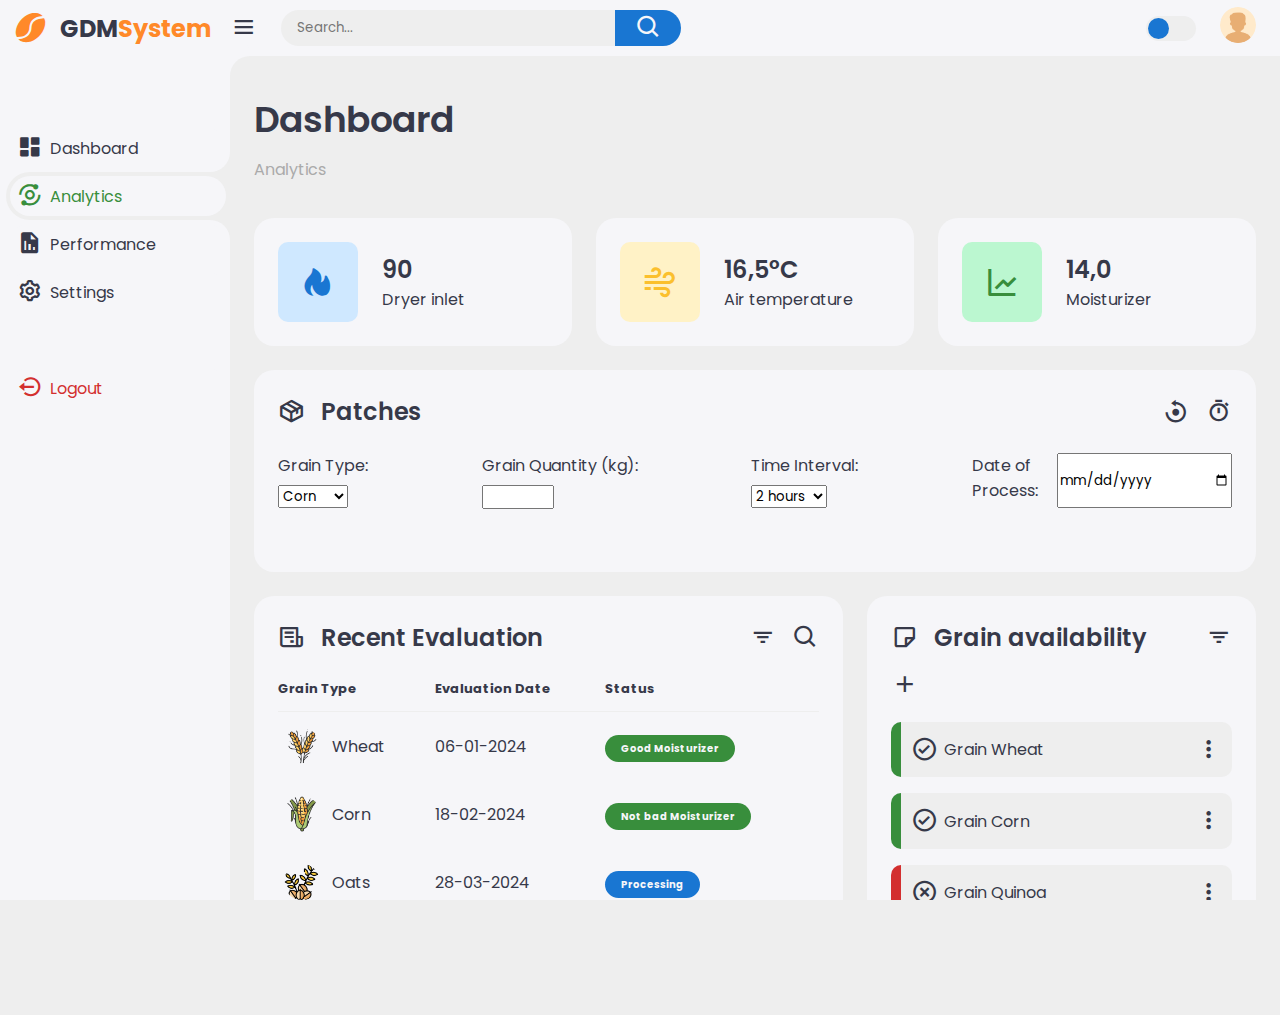
<file: Dashboard1/dsh.html>
<!DOCTYPE html>
<html lang="en">

<head>
    <meta charset="UTF-8">
    <meta name="viewport" content="width=device-width, initial-scale=1.0">
    <link href='https://unpkg.com/boxicons@2.1.4/css/boxicons.min.css' rel='stylesheet'>
    <link rel="stylesheet" href="Assets/style.css">
    <title>Dashboard</title>
</head>

<body>

    <!-- Sidebar -->
    <div class="sidebar">
        <a href="#" class="logo">
            <i class='bx bxs-coffee-bean'></i>
            <div class="logo-name"><span>GDM</span>System</div>
        </a>
        <ul class="side-menu">
            <li><a href="#"><i class='bx bxs-dashboard'></i>Dashboard</a></li>
            <li class="active"><a href="#"><i class='bx bx-analyse'></i>Analytics</a></li>
            <li><a href="prf.html"><i class="bx bxs-report"></i>Performance</a></li>
            <li><a href="setting.html"><i class='bx bx-cog'></i>Settings</a></li>
        </ul>
        <ul class="side-menu">
            <li>
                <a href="../LoginForm/index.html" class="logout">
                    <i class='bx bx-log-out-circle'></i>Logout
                </a>
            </li>
        </ul>
    </div>
    <!-- End of Sidebar -->

    <!-- Main Content -->
    <div class="content">
        <!-- Navbar -->
        <nav>
            <i class='bx bx-menu'></i>
            <form action="#">
                <div class="form-input">
                    <input type="search" placeholder="Search...">
                    <button class="search-btn" type="submit"><i class='bx bx-search'></i></button>
                </div>
            </form>
            <input type="checkbox" id="theme-toggle" hidden>
            <label for="theme-toggle" class="theme-toggle"></label>
            <a href="#" class="profile">
                <img src="images/Asset1.png">
            </a>
        </nav>
        <!-- End of Navbar -->

        <main>
            <div class="header">
                <div class="left">
                    <h1>Dashboard</h1>
                    <ul class="breadcrumb">
                        <li><a href="#">
                                Analytics
                            </a></li>
                    </ul>
                </div>
            </div>

            <!-- Insights -->
            <ul class="insights">
                <li><i class='bx bxs-hot'></i>
                    <span class="info">
                        <h3>
                            90
                        </h3>
                        <p>Dryer inlet</p>
                    </span>
                </li>
                <li><i class='bx bx-wind'></i>
                    <span class="info">
                        <h3>
                            16,5°C
                        </h3>
                        <p>Air temperature</p>
                    </span>
                </li>
                <li><i class='bx bx-line-chart'></i>
                    <span class="info">
                        <h3>
                            14,0
                        </h3>
                        <p>Moisturizer</p>
                    </span>
                </li>
            </ul>
            <!-- End of Insights -->

            <!-- Patch -->
            <div class="bottom-data">
                <div class="orders">
                    <div class="header">
                        <i class='bx bx-package'></i>
                        <h3>Patches</h3>
                        <i class='bx bx-reset'></i>
                        <i class='bx bx-stopwatch'></i>
                    </div>
                    <div class="patch-details">
                        <div class="grain-type">
                            <label for="grain-type">Grain Type:</label>
                            <select id="grain-type">
                                <option value="Corn">Corn</option>
                                <option value="Quinoa">Quinoa</option>
                                <option value="Bulgur">Bulgur</option>
                                <option value="Wheat">Wheat</option>
                            </select>
                        </div>
                        <div class="amount">
                            <label for="amount">Grain Quantity (kg):</label>
                            <input type="number" id="amount" min="1" max="50">
                        </div>
                        <div class="time-interval">
                            <label for="time-interval">Time Interval:</label>
                            <select id="time-interval">
                                <option value="2h">2 hours</option>
                                <option value="4h">4 hours</option>
                                <option value="4h">7 hours</option>
                                <option value="4h">10 hours</option>
                                <option value="8h">12 hours</option>
                                <option value="4h">14 hours</option>
                                <option value="16h">16 hours</option>
                            </select>
                        </div>
                        <div class="patch-details">
                            <label for="process-date">Date of Process:</label>
                            <input type="date" id="process-date">
                        </div>
                    </div>
                </div>
            </div>
            <!-- End of Patches -->

            <!-- Dashboard -->
            <div class="bottom-data">
                <div class="orders">
                    <div class="header">
                        <i class='bx bx-receipt'></i>
                        <h3>Recent Evaluation</h3>
                        <i class='bx bx-filter'></i>
                        <i class='bx bx-search'></i>
                    </div>
                    <table>
                        <thead>
                            <tr>
                                <th>Grain Type</th>
                                <th>Evaluation Date</th>
                                <th>Status</th>
                            </tr>
                        </thead>
                        <tbody>
                            <tr>
                                <td>
                                    <img src="images/wheat.png">
                                    <p>Wheat</p>
                                </td>
                                <td>06-01-2024</td>
                                <td><span class="status completed">Good Moisturizer</span></td>
                            </tr>
                            <tr>
                                <td>
                                    <img src="images/corn.png">
                                    <p>Corn</p>
                                </td>
                                <td>18-02-2024</td>
                                <td><span class="status completed">Not bad Moisturizer</span></td>
                            </tr>
                            <tr>
                                <td>
                                    <img src="images/oats.png">
                                    <p>Oats</p>
                                </td>
                                <td>28-03-2024</td>
                                <td><span class="status process">Processing</span></td>
                            </tr>
                        </tbody>
                    </table>
                </div>
                <!-- End of Dahboard -->

                <!-- Grain availability -->
                <div class="reminders">
                    <div class="header">
                        <i class='bx bx-note'></i>
                        <h3>Grain availability</h3>
                        <i class='bx bx-filter'></i>
                        <i class='bx bx-plus'></i>
                    </div>
                    <ul class="task-list">
                        <li class="completed">
                            <div class="task-title">
                                <i class='bx bx-check-circle'></i>
                                <p>Grain Wheat</p>
                            </div>
                            <i class='bx bx-dots-vertical-rounded'></i>
                        </li>
                        <li class="completed">
                            <div class="task-title">
                                <i class='bx bx-check-circle'></i>
                                <p>Grain Corn</p>
                            </div>
                            <i class='bx bx-dots-vertical-rounded'></i>
                        </li>
                        <li class="not-completed">
                            <div class="task-title">
                                <i class='bx bx-x-circle'></i>
                                <p>Grain Quinoa</p>
                            </div>
                            <i class='bx bx-dots-vertical-rounded'></i>
                        </li>
                        <li class="not-completed">
                            <div class="task-title">
                                <i class='bx bx-x-circle'></i>
                                <p>Grain Bulgur</p>
                            </div>
                            <i class='bx bx-dots-vertical-rounded'></i>
                        </li>
                    </ul>
                </div>
                <!-- End of Grain Availability-->

            </div>
        </main>
    </div>

    <script src="Js/index.js"></script>


</body>

</html>
</file>
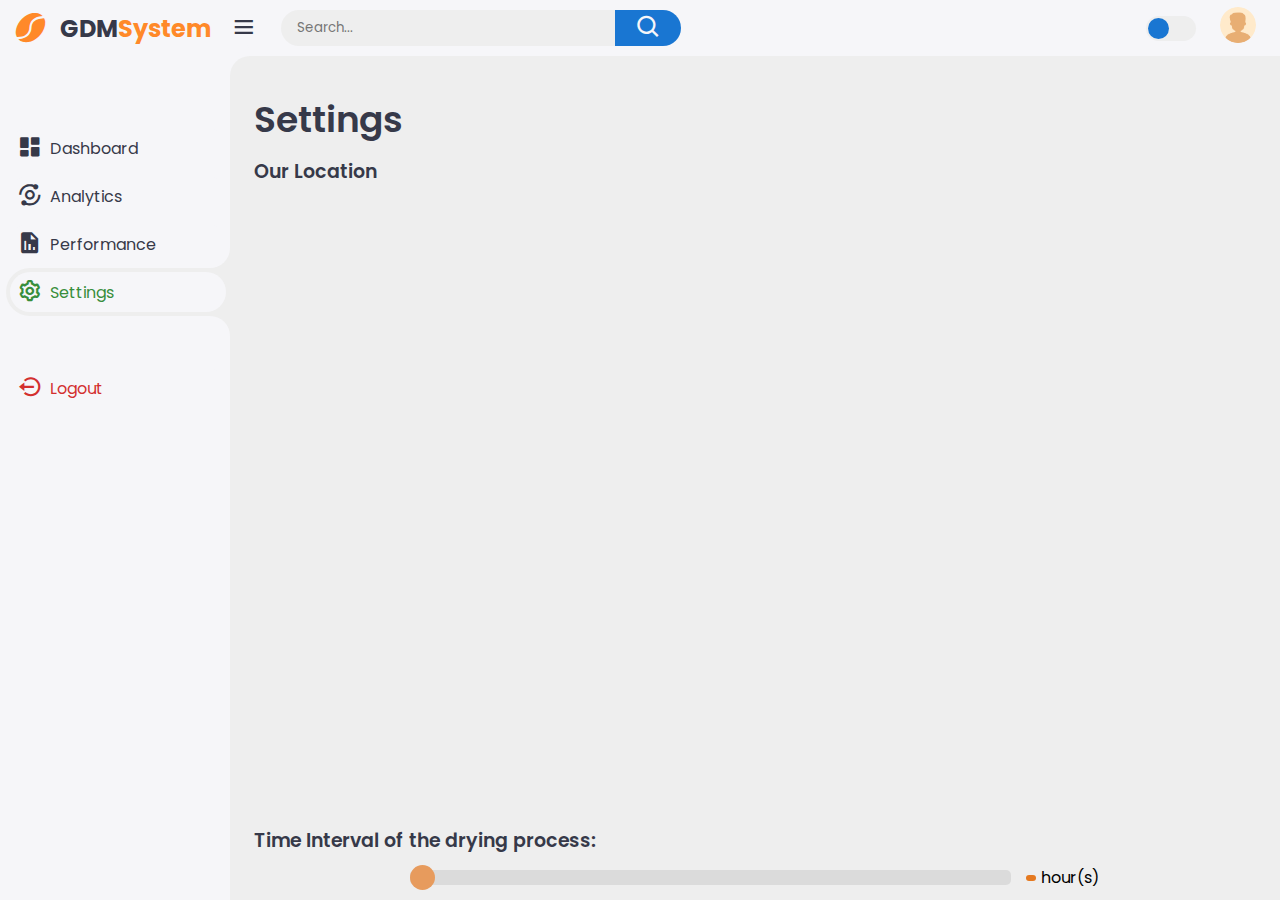
<file: Dashboard1/setting.html>
<!DOCTYPE html>
<html lang="en">

<head>
    <meta charset="UTF-8">
    <meta name="viewport" content="width=device-width, initial-scale=1.0">
    <link href='https://unpkg.com/boxicons@2.1.4/css/boxicons.min.css' rel='stylesheet'>
    <link rel="stylesheet" href="Assets/style.css">
    <title>Setting</title>
</head>

<body>

    <!-- Sidebar -->
    <div class="sidebar">
        <a href="#" class="logo">
            <i class='bx bxs-coffee-bean'></i>
            <div class="logo-name"><span>GDM</span>System</div>
        </a>
        <ul class="side-menu">
            <li><a href="#"><i class='bx bxs-dashboard'></i>Dashboard</a></li>
            <li><a href="dsh.html"><i class="bx bx-analyse"></i>Analytics</a></li>
            <li><a href="prf.html"><i class="bx bxs-report"></i>Performance</a></li>
            <li class="active"><a href="setting.html"><i class='bx bx-cog'></i>Settings</a></li>
        </ul>
        <ul class="side-menu">
            <li>
                <a href="../LoginForm/index.html" class="logout">
                    <i class='bx bx-log-out-circle'></i>Logout
                </a>
            </li>
        </ul>
    </div>
    <!-- End of Sidebar -->

    <!-- Main Content -->
    <div class="content">
        <!-- Navbar -->
        <nav>
            <i class='bx bx-menu'></i>
            <form action="#">
                <div class="form-input">
                    <input type="search" placeholder="Search...">
                    <button class="search-btn" type="submit"><i class='bx bx-search'></i></button>
                </div>
            </form>
            <input type="checkbox" id="theme-toggle" hidden>
            <label for="theme-toggle" class="theme-toggle"></label>
            <a href="#" class="profile">
                <img src="images/Asset1.png">
            </a>
        </nav>
        <!-- End of Navbar -->

        <!-- Main Content -->
        <main>
            <div class="container">
                <div class="header">
                    <div class="left">
                        <h1>Settings</h1>
                    </div>
                </div>
                <div class="location">
                    <h2>Our Location</h2>
                    <iframe
                        src="https://www.google.com/maps/embed?pb=!1m14!1m12!1m3!1d26385.524067824914!2d28.254574633003827!3d61.043498748861026!2m3!1f0!2f0!3f0!3m2!1i1024!2i768!4f13.1!5e0!3m2!1sen!2sfi!4v1712348898046!5m2!1sen!2sfi"
                        width="800" height="600" style="border:0; display: block; margin: 0 auto;" allowfullscreen=""
                        loading="lazy" referrerpolicy="no-referrer-when-downgrade"></iframe>
                </div>
                <div class="setting-item">
                    <h2>Time Interval of the drying process:</h2>
                    <div class="slider-container">
                        <input type="range" class="slider" id="myRange" min="1" max="24" value="1" onchange="updateTimeIntervalValue()">
                        <span class="slider-value" id="time-interval-value"></span> hour(s)
                    </div>
                </div>                
            </div>
        </main>
        <!-- End of Main Content -->
    </div>
    <!-- End of Main Content -->

    <script src="Js/index.js"></script>
    <script>
        function updateTimeIntervalValue() {
            var slider = document.getElementById("myRange");
            var output = document.getElementById("time-interval-value");
            output.textContent = slider.value;
        }
    </script>

</body>

</html>
</file>
<file: Dashboard1/Assets/style.css>
@import url('https://fonts.googleapis.com/css2?family=Poppins:wght@300;400;500;600;700;800&display=swap');

:root {
    --light: #f6f6f9;
    --primary: #1976D2;
    --light-primary: #CFE8FF;
    --grey: #eee;
    --dark-grey: #AAAAAA;
    --dark: #363949;
    --danger: #D32F2F;
    --light-danger: #FECDD3;
    --warning: #FBC02D;
    --light-warning: #FFF2C6;
    --success: #388E3C;
    --light-success: #BBF7D0;
}

* {
    margin: 0;
    padding: 0;
    box-sizing: border-box;
    font-family: 'Poppins', sans-serif;
}

.bx {
    font-size: 1.7rem;
}

a {
    text-decoration: none;
}

li {
    list-style: none;
}

html {
    overflow-x: hidden;
}

body.dark {
    --light: #181a1e;
    --grey: #25252c;
    --dark: #fbfbfb
}

body {
    background: var(--grey);
    overflow-x: hidden;
}

.sidebar {
    position: fixed;
    top: 0;
    left: 0;
    background: var(--light);
    width: 230px;
    height: 100%;
    z-index: 2000;
    overflow-x: hidden;
    scrollbar-width: none;
    transition: all 0.3s ease;
}

.sidebar::-webkit-scrollbar {
    display: none;
}

.sidebar.close {
    width: 60px;
}

.sidebar .logo {
    font-size: 24px;
    font-weight: 700;
    height: 56px;
    display: flex;
    align-items: center;
    color: #ff8929;
    z-index: 500;
    padding-bottom: 20px;
    box-sizing: content-box;
}

.sidebar .logo .logo-name span {
    color: var(--dark);
}

.sidebar .logo .bx {
    min-width: 60px;
    display: flex;
    justify-content: center;
    font-size: 2.2rem;
}

.sidebar .side-menu {
    width: 100%;
    margin-top: 48px;
}

.sidebar .side-menu li {
    height: 48px;
    background: transparent;
    margin-left: 6px;
    border-radius: 48px 0 0 48px;
    padding: 4px;
}

.sidebar .side-menu li.active {
    background: var(--grey);
    position: relative;
}

.sidebar .side-menu li.active::before {
    content: "";
    position: absolute;
    width: 40px;
    height: 40px;
    border-radius: 50%;
    top: -40px;
    right: 0;
    box-shadow: 20px 20px 0 var(--grey);
    z-index: -1;
}

.sidebar .side-menu li.active::after {
    content: "";
    position: absolute;
    width: 40px;
    height: 40px;
    border-radius: 50%;
    bottom: -40px;
    right: 0;
    box-shadow: 20px -20px 0 var(--grey);
    z-index: -1;
}

.sidebar .side-menu li a {
    width: 100%;
    height: 100%;
    background: var(--light);
    display: flex;
    align-items: center;
    border-radius: 48px;
    font-size: 16px;
    color: var(--dark);
    white-space: nowrap;
    overflow-x: hidden;
    transition: all 0.3s ease;
}

.sidebar .side-menu li.active a {
    color: var(--success);
}

.sidebar.close .side-menu li a {
    width: calc(48px - (4px * 2));
    transition: all 0.3s ease;
}

.sidebar .side-menu li a .bx {
    min-width: calc(60px - ((4px + 6px) * 2));
    display: flex;
    font-size: 1.6rem;
    justify-content: center;
}

.sidebar .side-menu li a.logout {
    color: var(--danger);
}

.content {
    position: relative;
    width: calc(100% - 230px);
    left: 230px;
    transition: all 0.3s ease;
}

.sidebar.close~.content {
    width: calc(100% - 60px);
    left: 60px;
}

.content nav {
    height: 56px;
    background: var(--light);
    padding: 0 24px 0 0;
    display: flex;
    align-items: center;
    grid-gap: 24px;
    position: sticky;
    top: 0;
    left: 0;
    z-index: 1000;
}

.content nav::before {
    content: "";
    position: absolute;
    width: 40px;
    height: 40px;
    bottom: -40px;
    left: 0;
    border-radius: 50%;
    box-shadow: -20px -20px 0 var(--light);
}

.content nav a {
    color: var(--dark);
}

.content nav .bx.bx-menu {
    cursor: pointer;
    color: var(--dark);
}

.content nav form {
    max-width: 400px;
    width: 100%;
    margin-right: auto;
}

.content nav form .form-input {
    display: flex;
    align-items: center;
    height: 36px;
}

.content nav form .form-input input {
    flex-grow: 1;
    padding: 0 16px;
    height: 100%;
    border: none;
    background: var(--grey);
    border-radius: 36px 0 0 36px;
    outline: none;
    width: 100%;
    color: var(--dark);
}

.content nav form .form-input button {
    width: 80px;
    height: 100%;
    display: flex;
    justify-content: center;
    align-items: center;
    background: var(--primary);
    color: var(--light);
    font-size: 18px;
    border: none;
    outline: none;
    border-radius: 0 36px 36px 0;
    cursor: pointer;
}

.content nav .profile img {
    width: 36px;
    height: 36px;
    object-fit: cover;
    border-radius: 50%;
}

.content nav .theme-toggle {
    display: block;
    min-width: 50px;
    height: 25px;
    background: var(--grey);
    cursor: pointer;
    position: relative;
    border-radius: 25px;
}

.content nav .theme-toggle::before {
    content: "";
    position: absolute;
    top: 2px;
    left: 2px;
    bottom: 2px;
    width: calc(25px - 4px);
    background: var(--primary);
    border-radius: 50%;
    transition: all 0.3s ease;
}

.content nav #theme-toggle:checked+.theme-toggle::before {
    left: calc(100% - (25px - 4px) - 2px);
}

.content main {
    width: 100%;
    padding: 36px 24px;
    max-height: calc(100vh - 56px);
}

.content main .header {
    display: flex;
    align-items: center;
    justify-content: space-between;
    grid-gap: 16px;
    flex-wrap: wrap;
}

.content main .header .left h1 {
    font-size: 36px;
    font-weight: 600;
    margin-bottom: 10px;
    color: var(--dark);
}

.content main .header .left .breadcrumb {
    display: flex;
    align-items: center;
    grid-gap: 16px;
}

.content main .header .left .breadcrumb li {
    color: var(--dark);
}

.content main .header .left .breadcrumb li a {
    color: var(--dark-grey);
    pointer-events: none;
}

.content main .header .left .breadcrumb li a.active {
    color: var(--primary);
    pointer-events: none;
}

.content main .header .report {
    height: 36px;
    padding: 0 16px;
    border-radius: 36px;
    background: var(--primary);
    color: var(--light);
    display: flex;
    align-items: center;
    justify-content: center;
    grid-gap: 10px;
    font-weight: 500;
}

.content main .insights {
    display: grid;
    grid-template-columns: repeat(auto-fit, minmax(240px, 1fr));
    grid-gap: 24px;
    margin-top: 36px;
}

.content main .insights li {
    padding: 24px;
    background: var(--light);
    border-radius: 20px;
    display: flex;
    align-items: center;
    grid-gap: 24px;
    cursor: pointer;
}

.content main .insights li .bx {
    width: 80px;
    height: 80px;
    border-radius: 10px;
    font-size: 36px;
    display: flex;
    align-items: center;
    justify-content: center;
}

.content main .insights li:nth-child(1) .bx {
    background: var(--light-primary);
    color: var(--primary);
}

.content main .insights li:nth-child(2) .bx {
    background: var(--light-warning);
    color: var(--warning);
}

.content main .insights li:nth-child(3) .bx {
    background: var(--light-success);
    color: var(--success);
}

.content main .insights li:nth-child(4) .bx {
    background: var(--light-danger);
    color: var(--danger);
}

.content main .insights li .info h3 {
    font-size: 24px;
    font-weight: 600;
    color: var(--dark);
}

.content main .insights li .info p {
    color: var(--dark);
}

.content main .bottom-data {
    display: flex;
    flex-wrap: wrap;
    grid-gap: 24px;
    margin-top: 24px;
    width: 100%;
    color: var(--dark);
}

.content main .bottom-data>div {
    border-radius: 20px;
    background: var(--light);
    padding: 24px;
    overflow-x: auto;
}

.content main .bottom-data .header {
    display: flex;
    align-items: center;
    grid-gap: 16px;
    margin-bottom: 24px;
}

.content main .bottom-data .header h3 {
    margin-right: auto;
    font-size: 24px;
    font-weight: 600;
}

.content main .bottom-data .header .bx {
    cursor: pointer;
}

.content main .bottom-data .orders {
    flex-grow: 1;
    flex-basis: 500px;
}

.content main .bottom-data .orders table {
    width: 100%;
    border-collapse: collapse;
}

.content main .bottom-data .orders table th {
    padding-bottom: 12px;
    font-size: 13px;
    text-align: left;
    border-bottom: 1px solid var(--grey);
}

.content main .bottom-data .orders table td {
    padding: 16px 0;
}

.content main .bottom-data .orders table tr td:first-child {
    display: flex;
    align-items: center;
    grid-gap: 12px;
    padding-left: 6px;
}

.content main .bottom-data .orders table td img {
    width: 36px;
    height: 36px;
    border-radius: 50%;
    object-fit: cover;
}

.content main .bottom-data .orders table tbody tr {
    cursor: pointer;
    transition: all 0.3s ease;
}

.content main .bottom-data .orders table tbody tr:hover {
    background: var(--grey);
}

.content main .bottom-data .orders table tr td .status {
    font-size: 10px;
    padding: 6px 16px;
    color: var(--light);
    border-radius: 20px;
    font-weight: 700;
}

.content main .bottom-data .orders table tr td .status.completed {
    background: var(--success);
}

.content main .bottom-data .orders table tr td .status.process {
    background: var(--primary);
}

.content main .bottom-data .orders table tr td .status.pending {
    background: var(--warning);
}

.content main .bottom-data .reminders {
    flex-grow: 1;
    flex-basis: 300px;
}

.content main .bottom-data .reminders .task-list {
    width: 100%;
}

.content main .bottom-data .reminders .task-list li {
    width: 100%;
    margin-bottom: 16px;
    background: var(--grey);
    padding: 14px 10px;
    border-radius: 10px;
    display: flex;
    align-items: center;
    justify-content: space-between;
}

.content main .bottom-data .reminders .task-list li .task-title {
    display: flex;
    align-items: center;
}

.content main .bottom-data .reminders .task-list li .task-title p {
    margin-left: 6px;
}

.content main .bottom-data .reminders .task-list li .bx {
    cursor: pointer;
}

.content main .bottom-data .reminders .task-list li.completed {
    border-left: 10px solid var(--success);
}

.content main .bottom-data .reminders .task-list li.not-completed {
    border-left: 10px solid var(--danger);
}

.content main .bottom-data .reminders .task-list li:last-child {
    margin-bottom: 0;
}

@media screen and (max-width: 768px) {
    .sidebar {
        width: 200px;
    }

    .content {
        width: calc(100% - 60px);
        left: 200px;
    }

}

@media screen and (max-width: 576px) {

    .content nav form .form-input input {
        display: none;
    }

    .content nav form .form-input button {
        width: auto;
        height: auto;
        background: transparent;
        color: var(--dark);
        border-radius: none;
    }

    .content nav form.show .form-input input {
        display: block;
        width: 100%;
    }

    .content nav form.show .form-input button {
        width: 36px;
        height: 100%;
        color: var(--light);
        background: var(--danger);
        border-radius: 0 36px 36px 0;
    }

    .content nav form.show~.notif,
    .content nav form.show~.profile {
        display: none;
    }

    .content main .insights {
        grid-template-columns: 1fr;
    }

    .content main .bottom-data .header {
        min-width: 340px;
    }

    .content main .bottom-data .orders table {
        min-width: 340px;
    }

    .content main .bottom-data .reminders .task-list {
        min-width: 340px;
    }

}

.patch-details {
    display: flex;
    justify-content: space-between;
    margin-bottom: 20px; /* Add equal margin bottom between each detail */
}

.patch-details label {
    display: block;
    font-weight: bold; /* Make the labels bold */
    margin-bottom: 5px; /* Add a small margin bottom for separation */
    font-weight: initial; /* bold */
}

.patch-details input[type="date"] {
    display: block; /* Display the date input on a new line */
    width: 100%; /* Make the date input take the full width */
}

.slider {
    -webkit-appearance: none;
    appearance: none;
    width: 60%; /* Adjust the width as needed */
    height: 15px;
    border-radius: 5px;
    background: #d3d3d3;
    outline: none;
    opacity: 0.7;
    -webkit-transition: .2s;
    transition: opacity .2s;
    margin-right: 10px; /* Add space between the slider and the value */
}

.slider:hover {
    opacity: 1;
}

.slider::-webkit-slider-thumb {
    -webkit-appearance: none;
    appearance: none;
    width: 25px;
    height: 25px;
    border-radius: 50%;
    background: #e57920;
    cursor: pointer;
}

.slider::-moz-range-thumb {
    width: 25px;
    height: 25px;
    border-radius: 50%;
    background: #e57920;
    cursor: pointer;
}

.slidecontainer {
    width: 100%;
    display: flex;
    align-items: center; /* Center items vertically */
    justify-content: center; /* Center items horizontally */
    margin-bottom: 20px; /* Add some space below the slider */
}

.slider-container {
    display: flex;
    justify-content: center; /* Center items horizontally */
    margin-bottom: 20px; /* Add some space below the slider */
}

.slider-value {
    font-size: 16px; /* Adjust font size as needed */
    color: white; /* Text color */
    background-color: #e57920; /* Semi-transparent black background */
    padding: 3px 5px; /* Add padding for better appearance */
    border-radius: 3px; /* Optional: Add rounded corners */
    margin-left: 5px; /* Add space between the value and the slider */
    margin-right: 5px; /* Add space between the value and "hours" */
}

.slider-container {
    display: flex;
    align-items: center; /* Align items vertically */
    justify-content: center; /* Center items horizontally */
    margin-bottom: 20px; /* Add some space below the slider */
}

.setting-item {
    margin-top: 30px; /* Add space between "Time Interval" and the map */
}

.setting-item h2 {
    font-size: 19px;
    font-weight: 600;
    margin-bottom: 10px;
    color: var(--dark); /* Add space below the "Time Interval" title */
}

.location {
    text-align: start; /* Aligns content in the center horizontally */
    margin-bottom: 30px; /* Add some space below the location section */
}

.location h2 {
    font-size: 19px;
    font-weight: 600;
    margin-bottom: 10px;
    color: var(--dark); /* Add space below the "Our Location" title */
}

.content main {
    padding-bottom: 30px; /* Add some bottom padding to create space */
}

#dryer-title {
    margin-top: 30px;
    margin-bottom: 10px;
    font-size: 20px;
    font-weight: inherit;
}

#mois-title {
    margin-top: 30px;
    margin-bottom: 10px;
    font-size: 20px;
    font-weight: inherit;
}

#crosshairs-chart {
    width: 100%;
    height: 400px; /* Adjust the height as needed */
}

#patch-title {
    margin-top: 30px;
    margin-bottom: 10px;
    font-size: 20px;
    font-weight: inherit;
}
</file>
